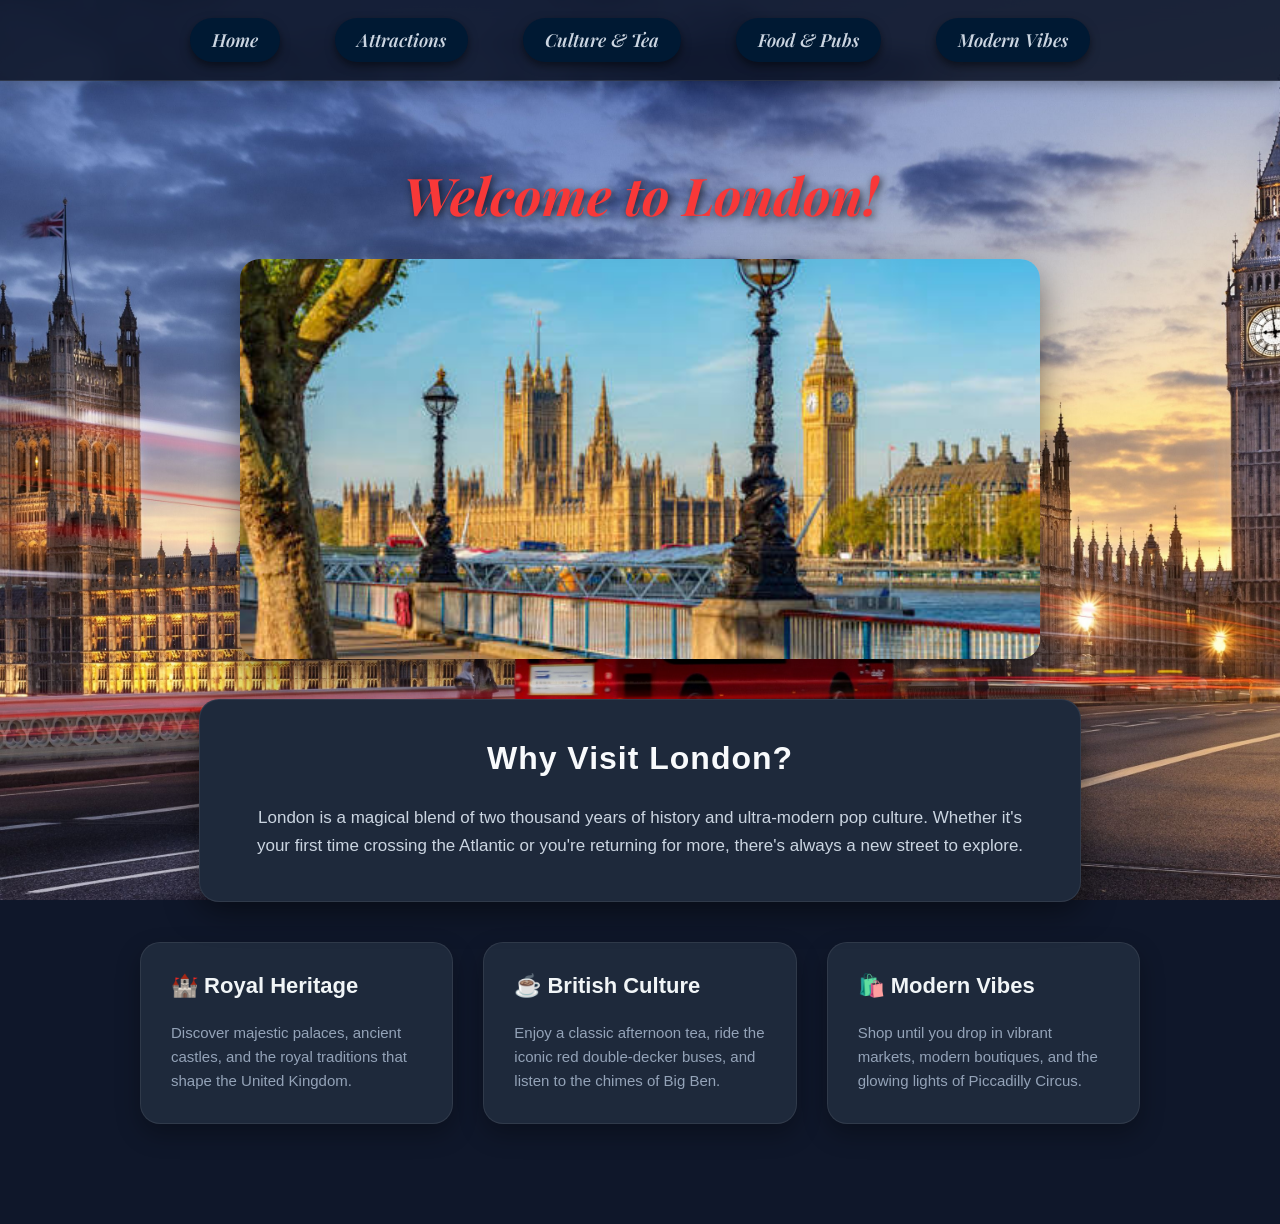
<file: Index.html>
<!DOCTYPE html>
<html lang="en">
<head>
    <meta charset="UTF-8">
    <meta name="viewport" content="width=device-width, initial-scale=1.0">
    <title>London guide</title>
    <!-- Importiamo Google Fonts per il corsivo elegante -->
    <link href="https://fonts.googleapis.com/css2?family=Playfair+Display:ital,wght@0,600;1,400;1,600&display=swap" rel="stylesheet">
    <link rel="stylesheet" href="stylesheet.css">
    <style>
        body {
            margin: 0;
            padding: 0;
            background-color: #0f172a;
            color: #ffffff;
            font-family: 'Segoe UI', Tahoma, Geneva, Verdana, sans-serif;
        }

        /* Barra di navigazione con font corsivo */
        .navbar {
            position: fixed;
            top: 0;
            left: 0;
            width: 100%;
            z-index: 1000;
            background: rgba(15, 23, 42, 0.9);
            backdrop-filter: blur(8px);
            padding: 18px 0;
            text-align: center;
            border-bottom: 1px solid rgba(255,255,255,0.1);
            font-family: 'Playfair Display', Georgia, serif;
        }

        .navbar a {
            color: #cbd5e1;
            text-decoration: none;
            margin: 0 20px;
            font-weight: 600;
            font-size: 18px;
            font-style: italic; /* Corsivo sui link della navbar */
            transition: color 0.3s;
        }

        .navbar a:hover {
            color: #e5ebed;
        }

        /* Contenuto principale della Home */
        .homepage-content {
            padding: 120px 20px 60px;
            max-width: 1200px;
            margin: 0 auto;
            text-align: center;
        }

        /* Elemento principale in corsivo */
        .homepage-content h1 {
            font-family: 'Playfair Display', Georgia, serif;
            font-size: 52px;
            font-style: italic;
            color: #f83838;
            margin-bottom: 30px;
        }

        .attrazione-img {
            width: 100%;
            max-width: 800px;
            height: 400px;
            object-fit: cover;
            border-radius: 20px;
            box-shadow: 0 15px 35px rgba(0,0,0,0.5);
            margin-bottom: 40px;
        }

        .welcome-box {
            background: #1e293b;
            padding: 40px;
            border-radius: 20px;
            margin-bottom: 40px;
            border: 1px solid rgba(255,255,255,0.08);
        }

        .welcome-box h2 {
            font-size: 32px;
            margin-top: 0;
            color: #f8fafc;
        }

        .welcome-box p {
            font-size: 17px;
            color: #cbd5e1;
            line-height: 1.7;
            max-width: 800px;
            margin: 0 auto;
        }

        .features-container {
            display: grid;
            grid-template-columns: repeat(auto-fit, minmax(300px, 1fr));
            gap: 30px;
            text-align: left;
        }

        .feature-card {
            background: #1e293b;
            padding: 30px;
            border-radius: 20px;
            border: 1px solid rgba(255,255,255,0.08);
            box-shadow: 0 10px 25px rgba(0,0,0,0.3);
            transition: transform 0.3s ease;
        }

        .feature-card:hover {
            transform: translateY(-8px);
        }

        .feature-card h3 {
            margin-top: 0;
            font-size: 22px;
            color: #f1f5f7;
        }

        .feature-card p {
            color: #94a3b8;
            font-size: 15px;
            line-height: 1.6;
            margin-bottom: 0;
        }
    </style>
</head>
<body class="homepage-bg">

    <!-- Barra di navigazione comune con link in corsivo -->
    <nav class="navbar">
        <a href="index.html">Home</a>
        <a href="attractions.html">Attractions</a>
        <a href="culture.html">Culture & Tea</a>
        <a href="food.html">Food & Pubs</a>
        <a href="shopping.html">Modern Vibes</a>
    </nav>

    <!-- Contenuto della pagina Home -->
    <div class="homepage-content">
        <!-- Titolo principale in corsivo -->
        <h1>Welcome to London!</h1>
        
        <!-- Foto principale con classe per gestirne le dimensioni -->
        <img src="bigben.jpg" alt="Big Ben in London" class="attrazione-img">

        <!-- Sezione di introduzione colorata -->
        <div class="welcome-box">
            <h2>Why Visit London?</h2>
            <p>London is a magical blend of two thousand years of history and ultra-modern pop culture. Whether it's your first time crossing the Atlantic or you're returning for more, there's always a new street to explore.</p>
        </div>

        <!-- Sezione con 3 riquadri colorati per le categorie del viaggio -->
        <div class="features-container">
            <div class="feature-card">
                <h3>🏰 Royal Heritage</h3>
                <p>Discover majestic palaces, ancient castles, and the royal traditions that shape the United Kingdom.</p>
            </div>

            <div class="feature-card">
                <h3>☕ British Culture</h3>
                <p>Enjoy a classic afternoon tea, ride the iconic red double-decker buses, and listen to the chimes of Big Ben.</p>
            </div>

            <div class="feature-card">
                <h3>🛍️ Modern Vibes</h3>
                <p>Shop until you drop in vibrant markets, modern boutiques, and the glowing lights of Piccadilly Circus.</p>
            </div>
        </div>
    </div>

</body>
</html>
</file>
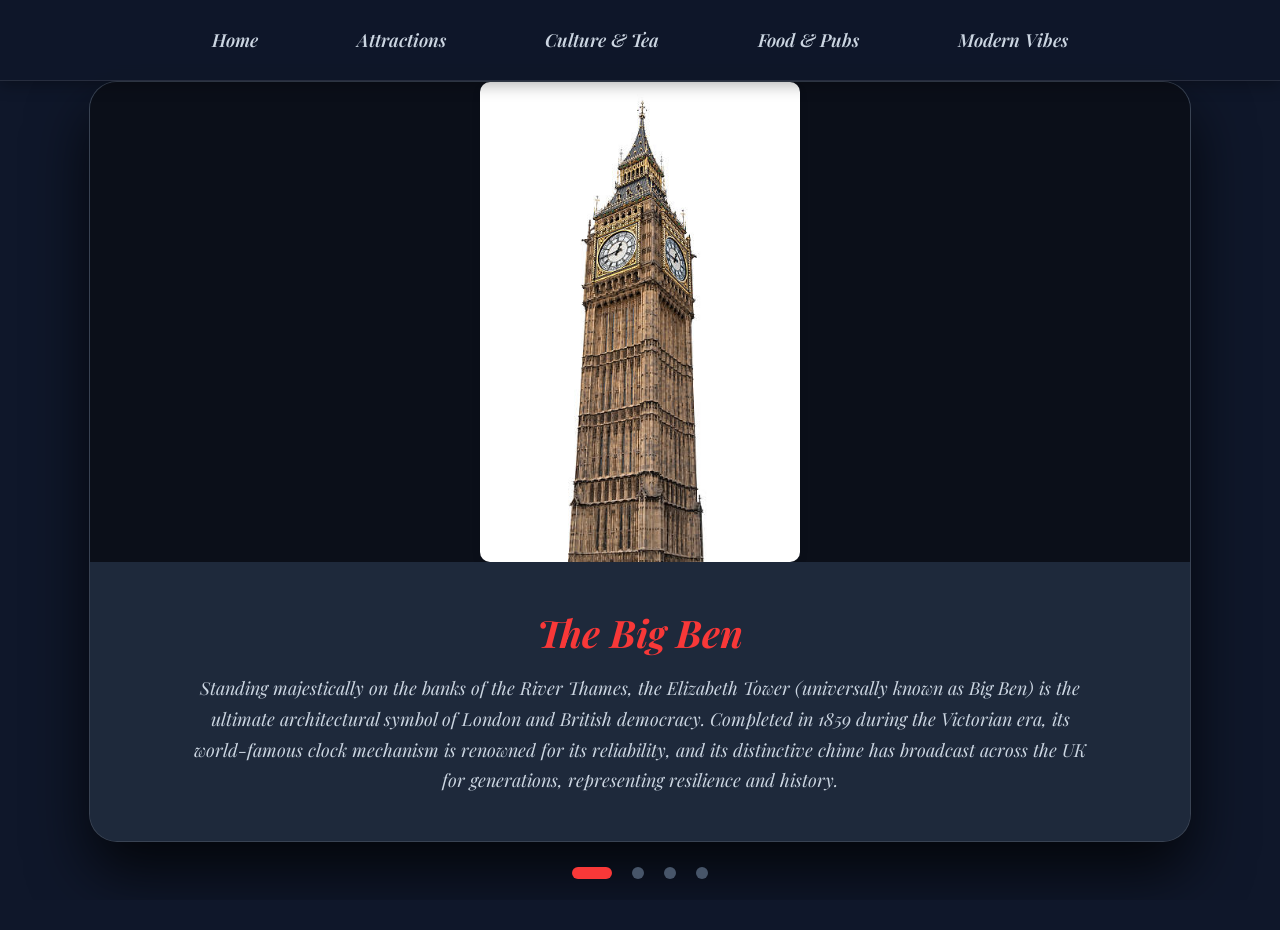
<file: attractions.html>
<!DOCTYPE html>
<html lang="en">
<head>
    <meta charset="UTF-8">
    <meta name="viewport" content="width=device-width, initial-scale=1.0">
    <title>London Attractions</title>
    <!-- Importiamo Google Fonts per il corsivo elegante -->
    <link href="https://fonts.googleapis.com/css2?family=Playfair+Display:ital,wght@0,600;1,400;1,600&display=swap" rel="stylesheet">
    <link rel="stylesheet" href="stylesheet.css">
    <style>
        body, html {
            margin: 0;
            padding: 0;
            height: 100vh;
            background-color: #0f172a;
            color: #ffffff;
            /* Font principale impostato in corsivo elegante */
            font-family: 'Playfair Display', Georgia, serif;
            overflow: hidden;
        }

        /* Barra di navigazione in corsivo */
        .navbar {
            position: fixed;
            top: 0;
            left: 0;
            width: 100%;
            z-index: 1000;
            background: rgba(15, 23, 42, 0.9);
            backdrop-filter: blur(8px);
            padding: 18px 0;
            text-align: center;
            border-bottom: 1px solid rgba(255,255,255,0.1);
            font-family: 'Playfair Display', Georgia, serif;
        }

        .navbar a {
            color: #cbd5e1;
            text-decoration: none;
            margin: 0 20px;
            font-weight: 600;
            font-size: 18px;
            font-style: italic; /* Corsivo sui link della navbar */
            transition: color 0.3s;
        }

        .navbar a:hover {
            color: #edeff0;
        }

        .attractions-hero-slider {
            display: flex;
            flex-direction: column;
            justify-content: center;
            align-items: center;
            height: 100vh;
            padding-top: 30px;
        }

        /* CARD MAGGIORE: Ancora più larga e spaziosa */
        .slider-container {
            width: 1100px;
            max-width: 94%;
            background: #1e293b;
            border-radius: 28px;
            overflow: hidden;
            box-shadow: 0 30px 60px rgba(0,0,0,0.75);
            border: 1px solid rgba(255,255,255,0.12);
        }

        .attraction-card-effect {
            display: flex;
            flex-direction: column;
            opacity: 1;
            transition: opacity 0.4s ease, transform 0.4s ease;
        }

        .attraction-card-effect.fade-out {
            opacity: 0;
            transform: translateX(-40px);
        }

        /* RIQUADRO IMMAGINE AMPIO E CINEMATOGRAFICO */
        .image-box {
            width: 100%;
            height: 480px;
            background-color: #0b0f19;
            display: flex;
            justify-content: center;
            align-items: center;
            overflow: hidden;
            position: relative;
        }

        .image-box img {
            max-width: 100%;
            max-height: 100%;
            width: auto;
            height: auto;
            object-fit: contain;
            transition: transform 0.6s ease;
        }

        .slider-container:hover .image-box img {
            transform: scale(1.03);
        }

        .overlay-content {
            padding: 45px 50px;
            text-align: center;
            background: #1e293b;
        }

        .overlay-content h2 {
            margin: 0 0 15px 0;
            font-size: 38px;
            color: #f83838;
            font-style: italic; /* Corsivo per il titolo dell'attrazione */
        }

        /* DESCRIZIONE PIÙ LUNGA E STRUTTURATA */
        .overlay-content p {
            font-size: 18px;
            color: #cbd5e1;
            line-height: 1.7;
            margin: 0 auto;
            max-width: 900px;
            font-style: italic; /* Corsivo per la descrizione */
        }

        /* Indicatori a pillola in basso */
        .slider-dots {
            display: flex;
            gap: 12px;
            margin-top: 25px;
        }

        .dot {
            width: 12px;
            height: 12px;
            background: #475569;
            border-radius: 50%;
            cursor: pointer;
            transition: all 0.3s ease;
        }

        .dot.active {
            background: #f83838;
            width: 40px;
            border-radius: 6px;
        }
    </style>
</head>
<body>

    <nav class="navbar">
        <a href="index.html">Home</a>
        <a href="attractions.html">Attractions</a>
        <a href="culture.html">Culture & Tea</a>
        <a href="food.html">Food & Pubs</a>
        <a href="shopping.html">Modern Vibes</a>
    </nav>

    <section class="attractions-hero-slider">
        <div class="slider-container">
            <div class="attraction-card-effect" id="attraction-card">
                <div class="image-box">
                    <img id="attraction-img" src="BIG.jpg" alt="Big Ben">
                </div>
                <div class="overlay-content">
                    <h2 id="attraction-title">The Big Ben</h2>
                    <p id="attraction-desc">Loading...</p>
                </div>
            </div>
        </div>
        
        <div class="slider-dots">
            <span class="dot active" onclick="showSlide(0)"></span>
            <span class="dot" onclick="showSlide(1)"></span>
            <span class="dot" onclick="showSlide(2)"></span>
            <span class="dot" onclick="showSlide(3)"></span>
        </div>
    </section>

    <script>
        // Testi e descrizioni approfondite e dettagliate per ciascuna attrazione
        const attractionsData = [
            {
                title: "The Big Ben",
                desc: "Standing majestically on the banks of the River Thames, the Elizabeth Tower (universally known as Big Ben) is the ultimate architectural symbol of London and British democracy. Completed in 1859 during the Victorian era, its world-famous clock mechanism is renowned for its reliability, and its distinctive chime has broadcast across the UK for generations, representing resilience and history.",
                img: "BIG.jpg"
            },
            {
                title: "The London Eye",
                desc: "Perched gracefully on the South Bank, the London Eye is a monumental high-tech observation wheel offering a breathtaking, uninterrupted 360-degree panoramic view of the entire metropolis. On a clear day, visitors can gaze up to 40 kilometers into the distance, spotting iconic landmarks like Windsor Castle while enjoying one of the city's most innovative modern engineering achievements.",
                img: "londoneye.jpg"
            },
            {
                title: "Tower Bridge",
                desc: "An engineering masterpiece of the late 19th century, Tower Bridge is a combined bascule and suspension bridge that crosses the River Thames close to the Tower of London. With its striking twin towers and neo-Gothic stone details, it stands as an unforgettable sight, especially when illuminated at night or when its massive bascules lift to let large ships pass through the heart of the capital.",
                img: "download.webp"
            },
            {
                title: "WB Studio Tour London",
                desc: "Step directly onto authentic, behind-the-scenes sets and discover the cinematic magic that brought the Harry Potter film series to life. Wander down the cobbled stones of Diagon Alley, explore the grand Great Hall at Hogwarts, and examine thousands of intricate props and costumes crafted by world-class artisans, offering an immersive journey into Britain's modern cinematic legacy.",
                img: "entrata.jpg"
            }
        ];

        let currentIndex = 0;
        let isAnimating = false;

        const cardElement = document.getElementById('attraction-card');
        const imgElement = document.getElementById('attraction-img');
        const titleElement = document.getElementById('attraction-title');
        const descElement = document.getElementById('attraction-desc');
        const dots = document.querySelectorAll('.dot');

        // Imposta subito i dati della prima slide all'avvio
        imgElement.src = attractionsData[0].img;
        titleElement.textContent = attractionsData[0].title;
        descElement.textContent = attractionsData[0].desc;

        function updateContent(newIndex) {
            if (isAnimating) return;
            isAnimating = true;

            cardElement.classList.add('fade-out');

            setTimeout(() => {
                currentIndex = newIndex;
                imgElement.src = attractionsData[currentIndex].img;
                imgElement.alt = attractionsData[currentIndex].title;
                titleElement.textContent = attractionsData[currentIndex].title;
                descElement.textContent = attractionsData[currentIndex].desc;

                dots.forEach((dot, index) => {
                    dot.classList.toggle('active', index === currentIndex);
                });

                cardElement.classList.remove('fade-out');
                isAnimating = false;
            }, 300);
        }

        window.addEventListener('wheel', (e) => {
            if (e.deltaY > 0) {
                updateContent((currentIndex + 1) % attractionsData.length);
            } else {
                updateContent((currentIndex - 1 + attractionsData.length) % attractionsData.length);
            }
        });

        function showSlide(index) {
            if (index !== currentIndex && !isAnimating) {
                updateContent(index);
            }
        }
    </script>
</body>
</html>
</file>
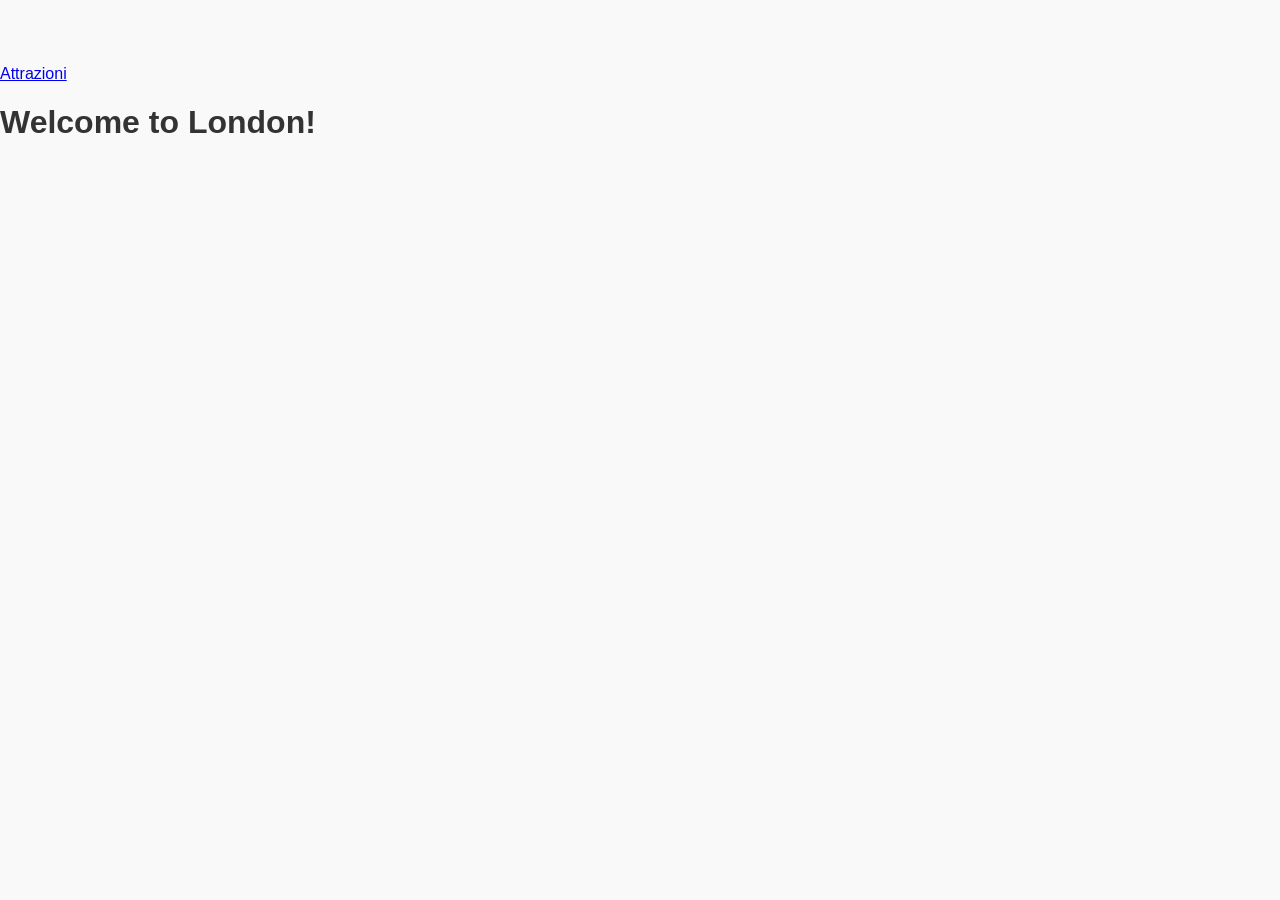
<file: attrazioni.html>
<!DOCTYPE html>
<html>
<head>
    <meta charset="UTF-8">
    <title>London guide</title>
    <link rel="stylesheet" href="stylesheet.css">
</head>
<a href="attractions.html">Attrazioni</a>
<body>
    <!-- Tutto il contenuto visibile del tuo sito va qui dentro -->
    <h1>Welcome to London!</h1>
</body>
</html>
</file>
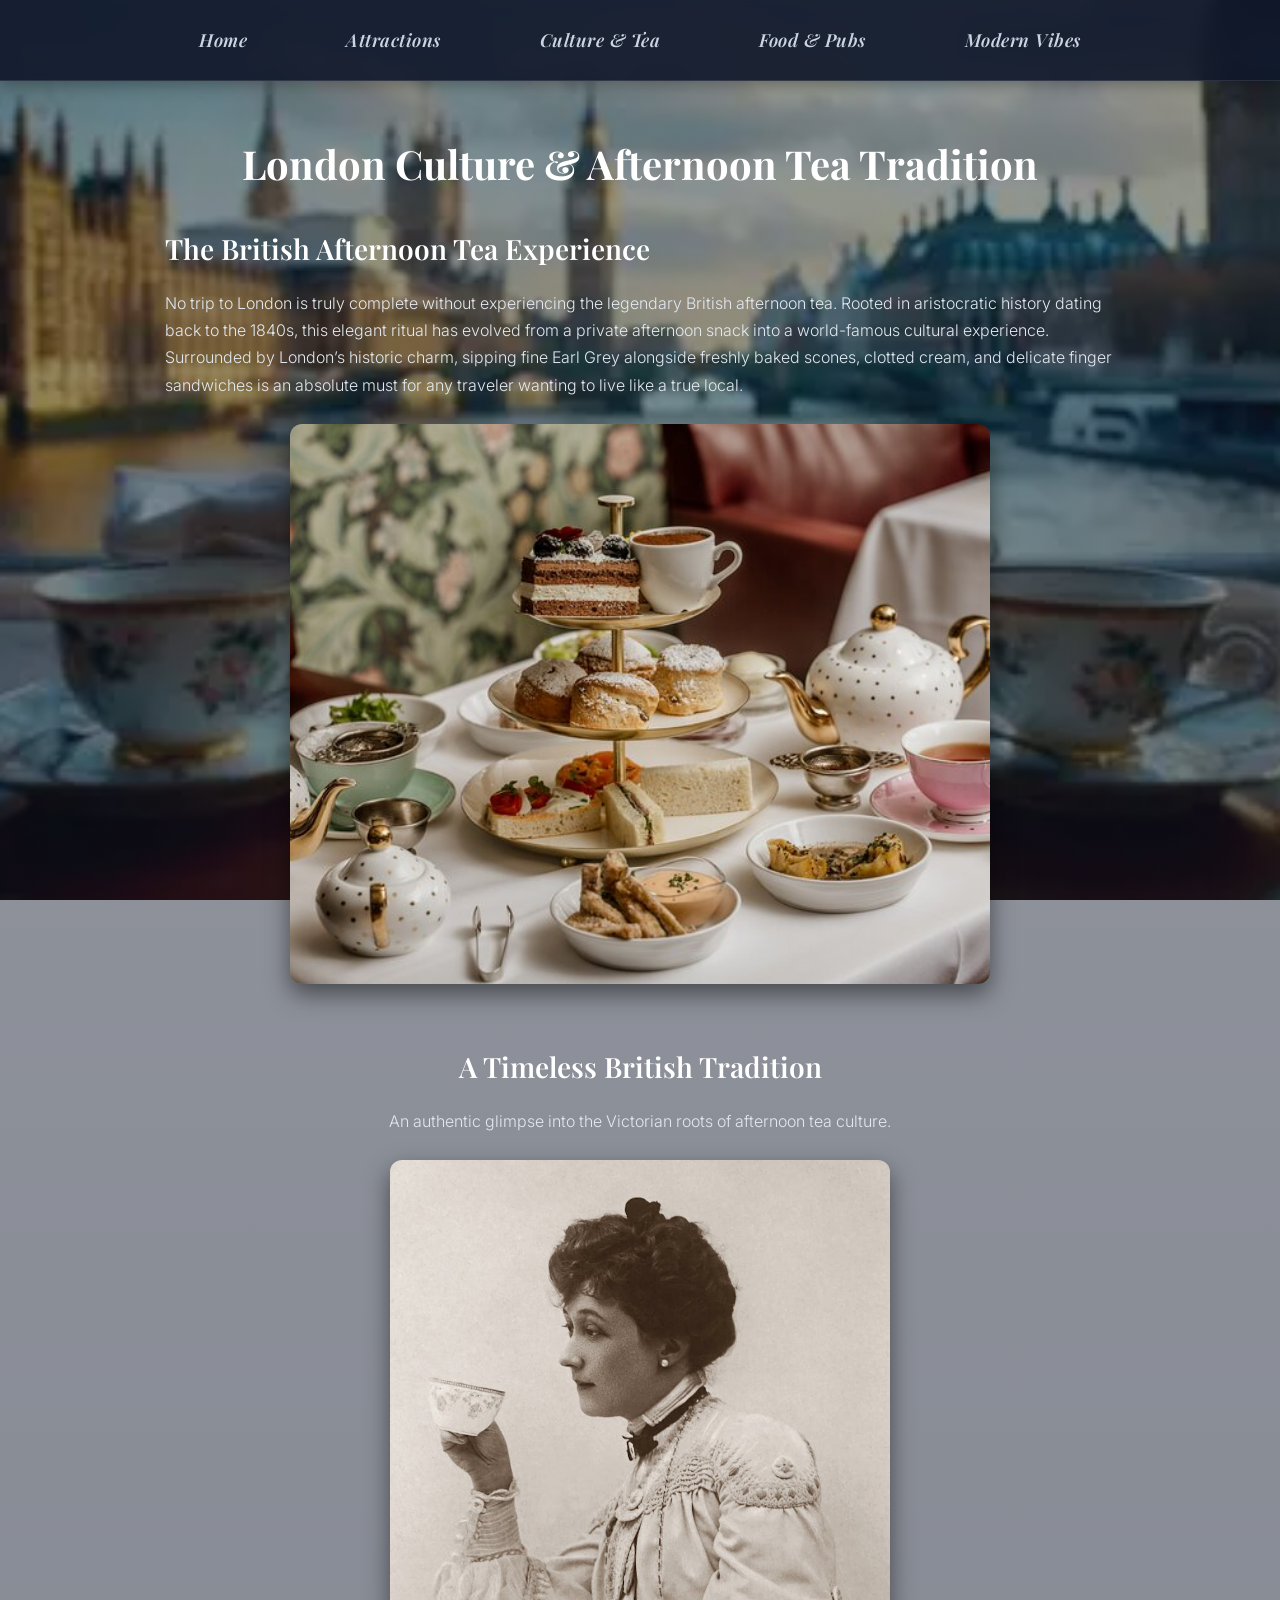
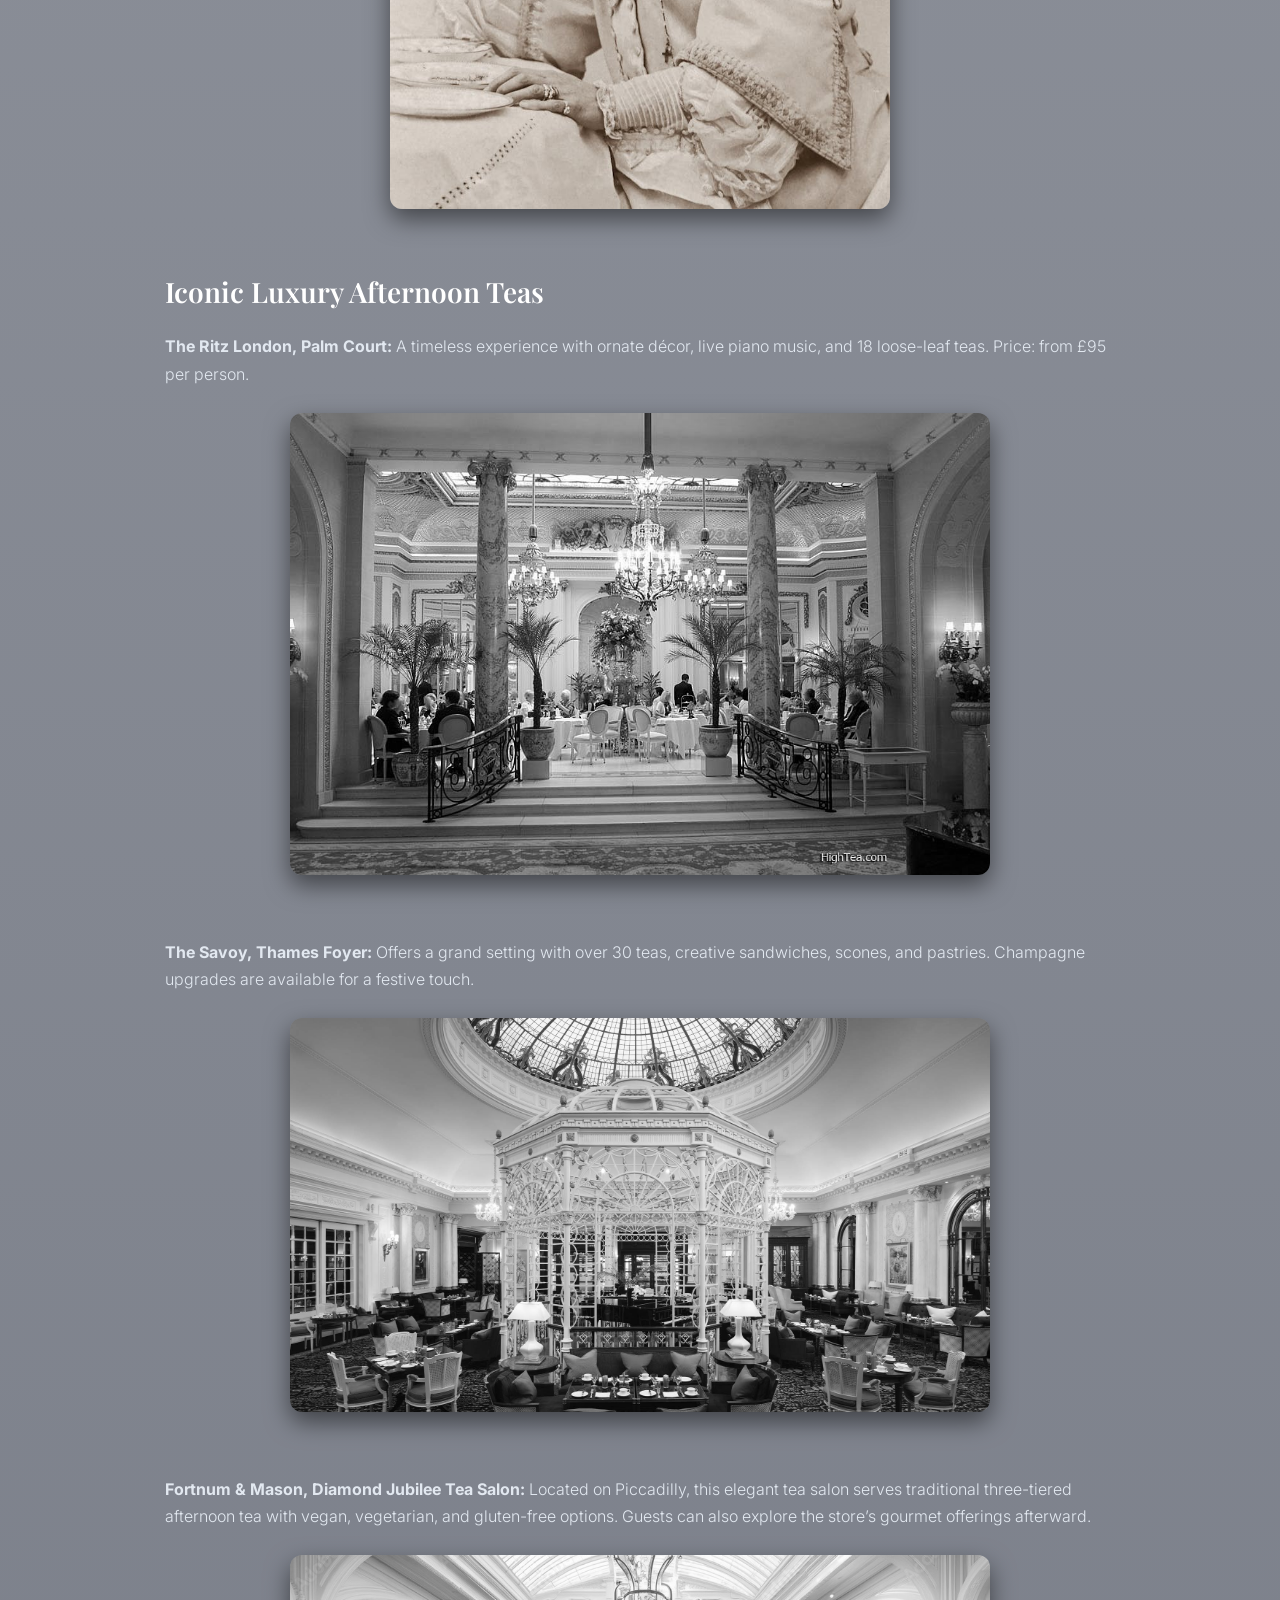
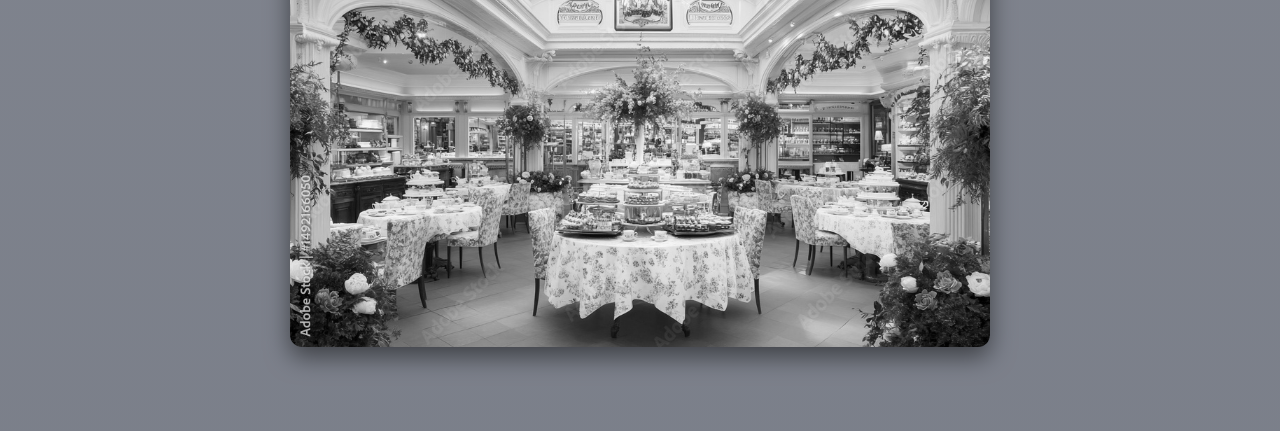
<file: culture.html>
<!DOCTYPE html>
<html lang="en">
<head>
    <meta charset="UTF-8">
    <meta name="viewport" content="width=device-width, initial-scale=1.0">
    <title>Culture & Tea - London Guide</title>
    <!-- Collegamento al tuo foglio di stile globale -->
    <link rel="stylesheet" href="stylesheet.css">
    <!-- Google Fonts: Playfair Display (stile elegante/londinese) e Inter -->
    <link rel="preconnect" href="https://fonts.googleapis.com">
    <link rel="preconnect" href="https://fonts.gstatic.com" crossorigin>
    <link href="https://fonts.googleapis.com/css2?family=Playfair+Display:ital,wght@0,400..900;1,400..900&family=Inter:wght@300;400;500;600&display=swap" rel="stylesheet">
    <style>
        body {
            margin: 0;
            padding: 0;
            /* Sfondo con tea4k.webp e overlay chiaro per far risaltare la foto */
            background: linear-gradient(rgba(15, 23, 42, 0.45), rgba(15, 23, 42, 0.55)), url('tea4k.webp') no-repeat center center fixed;
            background-size: cover;
            color: #ffffff;
            font-family: 'Inter', sans-serif;
        }

        /* Applicazione del font elegante "stile londinese" ai titoli e agli elementi chiave */
        h1, h2, h3, .navbar a {
            font-family: 'Playfair Display', serif;
        }

        /* Barra di navigazione fissa */
        .navbar {
            position: fixed;
            top: 0;
            left: 0;
            width: 100%;
            z-index: 1000;
            background: rgba(15, 23, 42, 0.9);
            backdrop-filter: blur(8px);
            padding: 18px 0;
            text-align: center;
            border-bottom: 1px solid rgba(255,255,255,0.1);
        }

        .navbar a {
            color: #cbd5e1;
            text-decoration: none;
            margin: 0 20px;
            font-weight: 600;
            font-size: 18px;
            letter-spacing: 0.5px;
            transition: color 0.3s;
        }

        .navbar a:hover {
            color: #e2d9d9;
        }

        /* Stile personalizzato per i testi */
        p {
            font-weight: 300;
            line-height: 1.7;
            color: #e2e8f0;
        }

        h1 {
            font-weight: 700;
            font-size: 40px;
        }

        h2 {
            font-weight: 600;
            font-size: 28px;
            color: #ffffff;
        }
    </style>
</head>
<body>

    <!-- Barra di navigazione fissa -->
    <div class="navbar">
        <a href="index.html">Home</a>
        <a href="attractions.html">Attractions</a>
        <a href="culture.html">Culture & Tea</a>
        <a href="food.html">Food & Pubs</a>
        <a href="shopping.html">Modern Vibes</a>
    </div>

    <!-- Contenitore principale della pagina -->
    <div class="content-wrapper" style="margin-top: 90px; padding: 20px; max-width: 950px; margin-left: auto; margin-right: auto;">
        
        <h1 style="text-align: center; margin-bottom: 40px;">London Culture & Afternoon Tea Tradition</h1>
        
        <!-- Sezione 1: Introduzione -->
        <div style="margin-bottom: 60px;">
            <h2>The British Afternoon Tea Experience</h2>
            <p>No trip to London is truly complete without experiencing the legendary British afternoon tea. Rooted in aristocratic history dating back to the 1840s, this elegant ritual has evolved from a private afternoon snack into a world-famous cultural experience. Surrounded by London’s historic charm, sipping fine Earl Grey alongside freshly baked scones, clotted cream, and delicate finger sandwiches is an absolute must for any traveler wanting to live like a true local.</p>
            
            <div style="text-align: center; margin-top: 25px;">
                <img src="afternoon.jpg" alt="Traditional London Afternoon Tea" class="hover-image" style="max-width: 700px; width: 100%; height: auto; border-radius: 12px; box-shadow: 0 10px 25px rgba(0,0,0,0.5);">
            </div>
        </div>

        <!-- Sezione Foto Storica -->
        <div style="margin-bottom: 60px; text-align: center;">
            <h2>A Timeless British Tradition</h2>
            <p>An authentic glimpse into the Victorian roots of afternoon tea culture.</p>
            
            <div style="margin-top: 25px;">
                <img src="classic.jpg" alt="Victorian Afternoon Tea" class="hover-image" style="max-width: 500px; width: 100%; height: auto; border-radius: 12px; box-shadow: 0 10px 25px rgba(0,0,0,0.5);">
            </div>
        </div>

        <!-- Sezione 2: The Ritz -->
        <div style="margin-bottom: 60px;">
            <h2>Iconic Luxury Afternoon Teas</h2>
            <p><strong>The Ritz London, Palm Court:</strong> A timeless experience with ornate décor, live piano music, and 18 loose-leaf teas. Price: from £95 per person.</p>
            
            <div style="text-align: center; margin-top: 25px;">
                <img src="ritz.jpg" alt="The Ritz London Afternoon Tea" class="hover-bw" style="max-width: 700px; width: 100%; height: auto; border-radius: 12px; box-shadow: 0 10px 25px rgba(0,0,0,0.5);">
            </div>
        </div>

        <!-- Sezione 3: The Savoy -->
        <div style="margin-bottom: 60px;">
            <p><strong>The Savoy, Thames Foyer:</strong> Offers a grand setting with over 30 teas, creative sandwiches, scones, and pastries. Champagne upgrades are available for a festive touch.</p>
            
            <div style="text-align: center; margin-top: 25px;">
                <img src="savoy.jpg" alt="The Savoy London Afternoon Tea" class="hover-bw" style="max-width: 700px; width: 100%; height: auto; border-radius: 12px; box-shadow: 0 10px 25px rgba(0,0,0,0.5);">
            </div>
        </div>

        <!-- Sezione 4: Fortnum & Mason -->
        <div style="margin-bottom: 60px;">
            <p><strong>Fortnum & Mason, Diamond Jubilee Tea Salon:</strong> Located on Piccadilly, this elegant tea salon serves traditional three-tiered afternoon tea with vegan, vegetarian, and gluten-free options. Guests can also explore the store’s gourmet offerings afterward.</p>
            
            <div style="text-align: center; margin-top: 25px;">
                <img src="picadilly.jpg" alt="Fortnum and Mason Afternoon Tea" class="hover-bw" style="max-width: 700px; width: 100%; height: auto; border-radius: 12px; box-shadow: 0 10px 25px rgba(0,0,0,0.5);">
            </div>
        </div>

    </div>

</body>
</html>
</file>
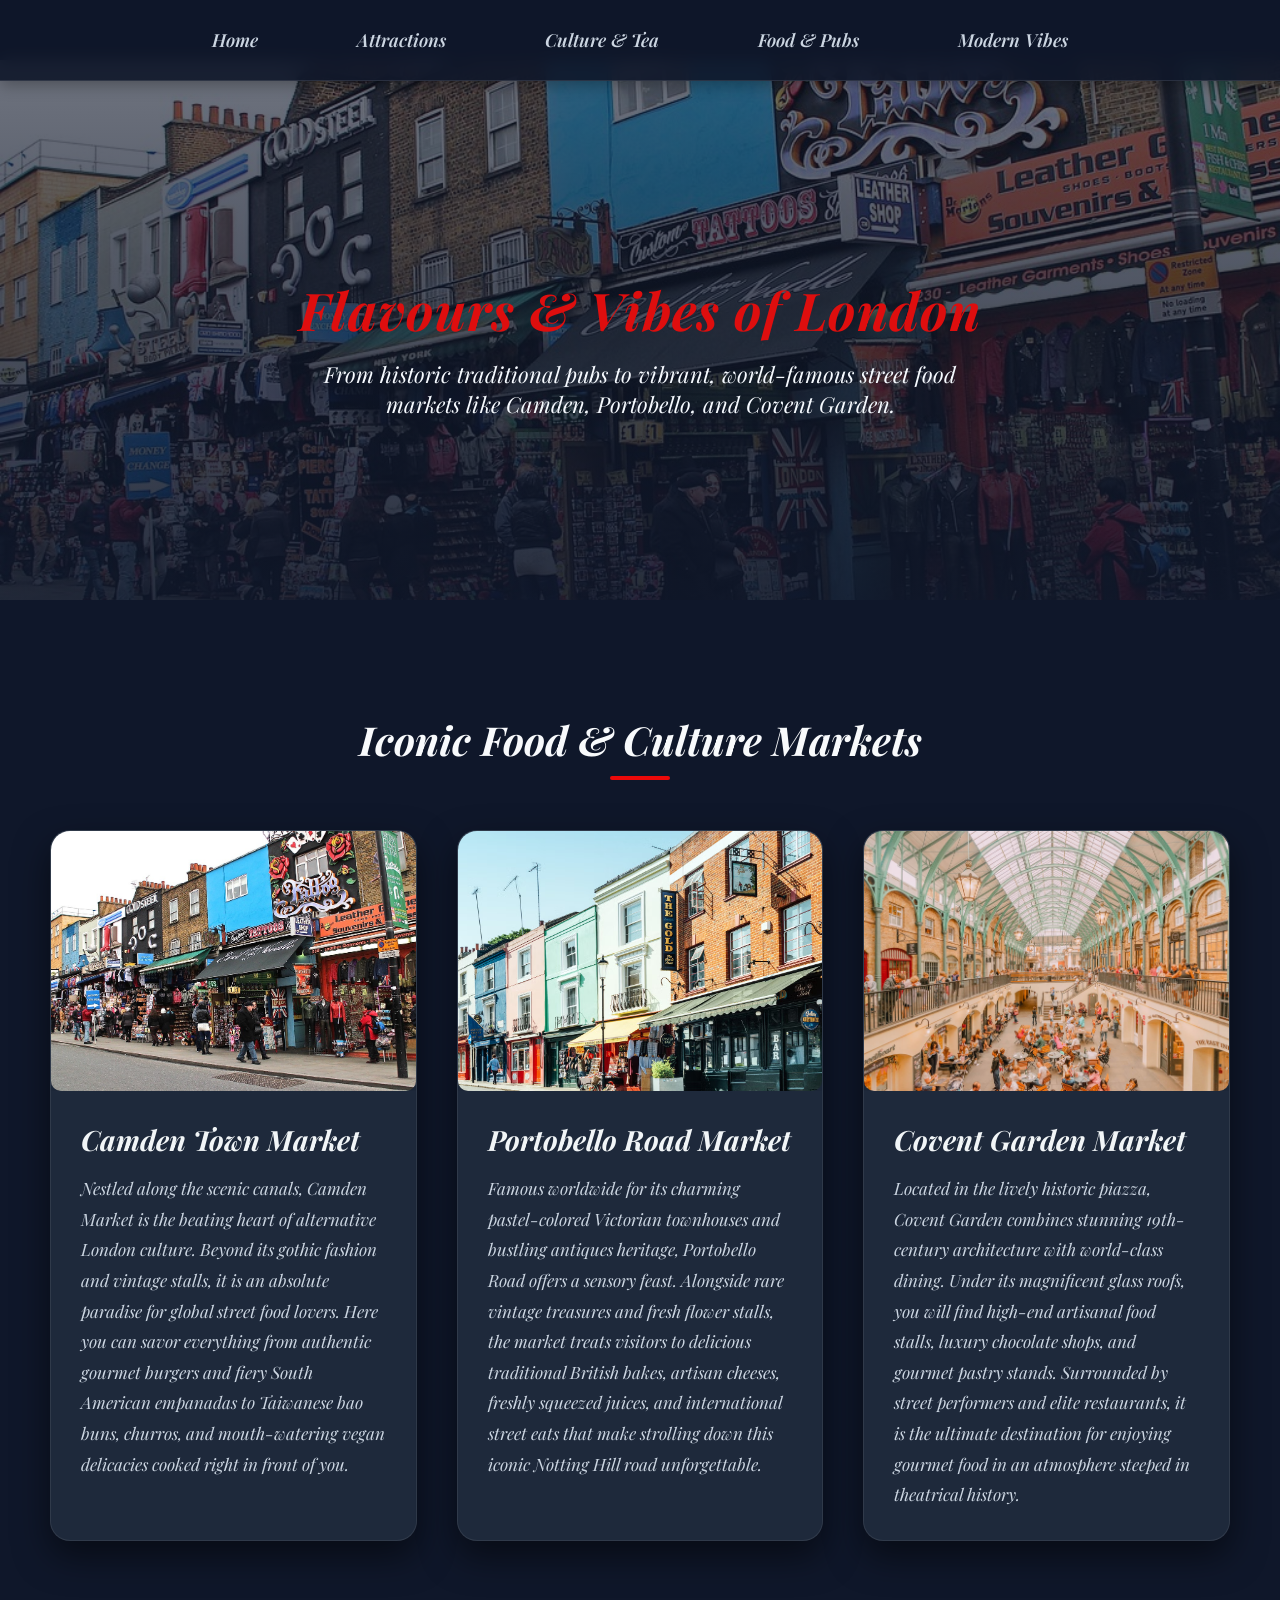
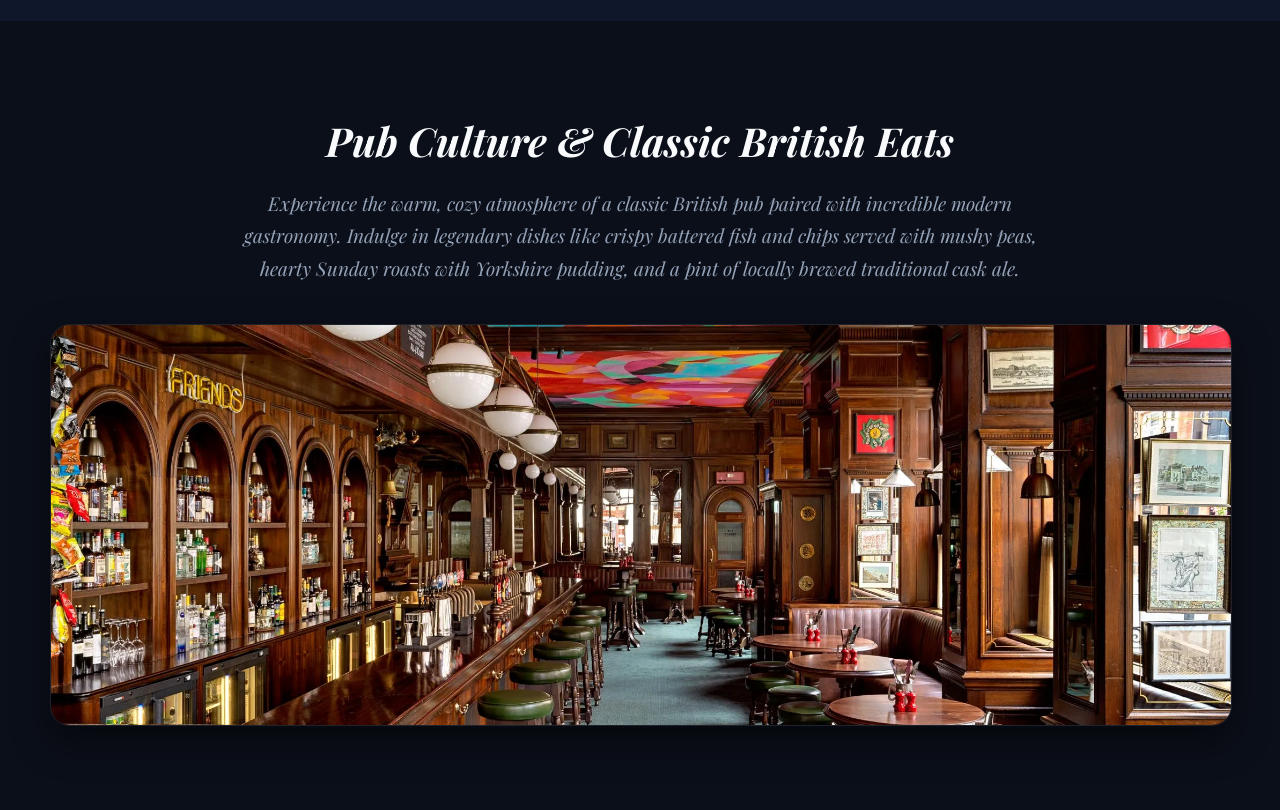
<file: food.html>
<!DOCTYPE html>
<html lang="en">
<head>
    <meta charset="UTF-8">
    <meta name="viewport" content="width=device-width, initial-scale=1.0">
    <title>London - Food, Pubs & Markets</title>
    <!-- Importiamo Google Fonts per un corsivo elegante -->
    <link href="https://fonts.googleapis.com/css2?family=Playfair+Display:ital,wght@0,600;1,400;1,600&display=swap" rel="stylesheet">
    <!-- Collegamento al foglio di stile globale e specifico -->
    <link rel="stylesheet" href="stylesheet.css">
    <style>
        body {
            margin: 0;
            padding: 0;
            background-color: #0f172a;
            color: #ffffff;
            /* Font principale in corsivo elegante applicato a tutta la pagina */
            font-family: 'Playfair Display', Georgia, serif;
        }

        /* Barra di navigazione comune e fissa con font corsivo */
        .navbar {
            position: fixed;
            top: 0;
            left: 0;
            width: 100%;
            z-index: 1000;
            background: rgba(15, 23, 42, 0.9);
            backdrop-filter: blur(8px);
            padding: 18px 0;
            text-align: center;
            border-bottom: 1px solid rgba(255,255,255,0.1);
            font-family: 'Playfair Display', Georgia, serif; /* Corsivo anche nella navbar */
        }

        .navbar a {
            color: #cbd5e1;
            text-decoration: none;
            margin: 0 20px;
            font-weight: 600;
            font-size: 18px;
            font-style: italic; /* Corsivo sui link della navbar */
            transition: color 0.3s;
        }

        .navbar a:hover {
            color: #f4eded;
        }

        /* Hero Section d'impatto con sfumatura */
        .food-hero {
            height: 60vh;
            background: linear-gradient(rgba(15, 23, 42, 0.6), rgba(15, 23, 42, 0.9)), url('candem.jpg') no-repeat center center/cover;
            display: flex;
            justify-content: center;
            align-items: center;
            text-align: center;
            padding: 0 20px;
            margin-top: 60px;
        }

        .hero-content h1 {
            font-size: 52px;
            margin-bottom: 15px;
            color: #de0e0e;
            letter-spacing: 1px;
            font-style: italic;
        }

        .hero-content p {
            font-size: 22px;
            color: #f6faff;
            max-width: 700px;
            margin: 0 auto;
            font-style: italic;
        }

        /* Sezione Mercati con Griglia Moderna */
        .markets-section {
            padding: 80px 50px;
            max-width: 1300px;
            margin: 0 auto;
        }

        .markets-section h2 {
            text-align: center;
            font-size: 40px;
            margin-bottom: 50px;
            color: #f8fafc;
            position: relative;
            font-style: italic;
        }

        .markets-section h2::after {
            content: '';
            display: block;
            width: 60px;
            height: 4px;
            background: #eb0909;
            margin: 10px auto 0;
            border-radius: 2px;
        }

        .market-grid {
            display: grid;
            grid-template-columns: repeat(auto-fit, minmax(350px, 1fr));
            gap: 40px;
        }

        /* EFFETTI SPECIALI SULLE CARD */
        .market-card {
            background: #1e293b;
            border-radius: 20px;
            overflow: hidden;
            box-shadow: 0 15px 35px rgba(0,0,0,0.5);
            border: 1px solid rgba(255,255,255,0.08);
            transition: transform 0.4s cubic-bezier(0.165, 0.84, 0.44, 1), box-shadow 0.4s ease;
            animation: fadeInUp 0.8s ease backwards;
        }

        .market-card:nth-child(1) { animation-delay: 0.1s; }
        .market-card:nth-child(2) { animation-delay: 0.3s; }
        .market-card:nth-child(3) { animation-delay: 0.5s; }

        .market-card:hover {
            transform: translateY(-12px);
            box-shadow: 0 25px 50px rgba(56, 189, 248, 0.2);
            border-color: rgba(254, 255, 255, 0.4);
        }

        .img-container {
            width: 100%;
            height: 260px;
            overflow: hidden;
            position: relative;
        }

        .img-container img {
            width: 100%;
            height: 100%;
            object-fit: cover;
            transition: transform 0.6s ease;
        }

        .market-card:hover .img-container img {
            transform: scale(1.1);
        }

        .card-content {
            padding: 30px;
        }

        .card-content h3 {
            margin: 0 0 15px 0;
            font-size: 28px;
            color: #f1f5f7;
            font-style: italic;
        }

        .card-content p {
            font-size: 17px;
            color: #cbd5e1;
            line-height: 1.8;
            margin: 0;
            font-style: italic;
        }

        /* Sezione Pubs & Food Tradizionale */
        .pubs-section {
            padding: 60px 50px 40px;
            text-align: center;
            background: #0b0f19;
        }

        .pubs-section h2 {
            font-size: 40px;
            color: #f8fafc;
            margin-bottom: 20px;
            font-style: italic;
        }

        .section-intro {
            font-size: 19px;
            color: #94a3b8;
            max-width: 800px;
            margin: 0 auto;
            line-height: 1.7;
            font-style: italic;
        }

        /* Immagine finale del pub */
        .pub-image-container {
            padding: 0 50px 80px;
            background: #0b0f19;
            text-align: center;
        }

        .pub-image-container img {
            width: 100%;
            max-width: 1200px;
            height: 400px;
            object-fit: cover;
            border-radius: 20px;
            box-shadow: 0 15px 35px rgba(0,0,0,0.5);
            border: 1px solid rgba(255,255,255,0.08);
        }

        /* Animazione iniziale */
        @keyframes fadeInUp {
            from {
                opacity: 0;
                transform: translateY(30px);
            }
            to {
                opacity: 1;
                transform: translateY(0);
            }
        }
    </style>
</head>
<body>

    <!-- Barra di navigazione comune in corsivo -->
    <nav class="navbar">
        <a href="index.html">Home</a>
        <a href="attractions.html">Attractions</a>
        <a href="culture.html">Culture & Tea</a>
        <a href="food.html">Food & Pubs</a>
        <a href="shopping.html">Modern Vibes</a>
    </nav>

    <!-- HEADER / HERO SECTION -->
    <header class="food-hero">
        <div class="hero-content">
            <h1>Flavours & Vibes of London</h1>
            <p>From historic traditional pubs to vibrant, world-famous street food markets like Camden, Portobello, and Covent Garden.</p>
        </div>
    </header>

    <!-- SEZIONE MERCATI (CAMDEN, PORTOBELLO & COVENT GARDEN) -->
    <section class="markets-section">
        <h2>Iconic Food & Culture Markets</h2>
        <div class="market-grid">
            
            <!-- 1. Camden Town Market -->
            <div class="market-card">
                <div class="img-container">
                    <img src="candem.jpg" alt="Camden Town Market">
                </div>
                <div class="card-content">
                    <h3>Camden Town Market</h3>
                    <p>Nestled along the scenic canals, Camden Market is the beating heart of alternative London culture. Beyond its gothic fashion and vintage stalls, it is an absolute paradise for global street food lovers. Here you can savor everything from authentic gourmet burgers and fiery South American empanadas to Taiwanese bao buns, churros, and mouth-watering vegan delicacies cooked right in front of you.</p>
                </div>
            </div>

            <!-- 2. Portobello Road Market -->
            <div class="market-card">
                <div class="img-container">
                    <img src="portobello" alt="Portobello Road Market">
                </div>
                <div class="card-content">
                    <h3>Portobello Road Market</h3>
                    <p>Famous worldwide for its charming pastel-colored Victorian townhouses and bustling antiques heritage, Portobello Road offers a sensory feast. Alongside rare vintage treasures and fresh flower stalls, the market treats visitors to delicious traditional British bakes, artisan cheeses, freshly squeezed juices, and international street eats that make strolling down this iconic Notting Hill road unforgettable.</p>
                </div>
            </div>

            <!-- 3. Covent Garden Market -->
            <div class="market-card">
                <div class="img-container">
                    <img src="garden.jpg" alt="Covent Garden Market">
                </div>
                <div class="card-content">
                    <h3>Covent Garden Market</h3>
                    <p>Located in the lively historic piazza, Covent Garden combines stunning 19th-century architecture with world-class dining. Under its magnificent glass roofs, you will find high-end artisanal food stalls, luxury chocolate shops, and gourmet pastry stands. Surrounded by street performers and elite restaurants, it is the ultimate destination for enjoying gourmet food in an atmosphere steeped in theatrical history.</p>
                </div>
            </div>

        </div>
    </section>

    <!-- SEZIONE PUBS & FOOD TRADIZIONALE -->
    <section class="pubs-section">
        <div class="pubs-content">
            <h2>Pub Culture & Classic British Eats</h2>
            <p class="section-intro">Experience the warm, cozy atmosphere of a classic British pub paired with incredible modern gastronomy. Indulge in legendary dishes like crispy battered fish and chips served with mushy peas, hearty Sunday roasts with Yorkshire pudding, and a pint of locally brewed traditional cask ale.</p>
        </div>
    </section>

    <!-- IMMAGINE FINALE DEL PUB -->
    <div class="pub-image-container">
        <img src="pub" alt="Pub in London">
    </div>

</body>
</html>
</file>
<file: stylesheet.css>
/* QUESTA RIGA VA MESSA ASSOLUTAMENTE IN CIMA A TUTTO NEL FILE CSS */
@import url('https://fonts.googleapis.com/css2?family=Montserrat:wght@400;700&display=swap');

/* Subito dopo metti le regole normali del body e delle card */
body {
    margin: 0;
    font-family: 'Montserrat', sans-serif;
    background-color: #f4f4f9;
    color: #333;
    padding: 20px;
}

.attraction-card {
    background: white;
    padding: 20px;
    margin-bottom: 30px;
    border-radius: 12px;
    box-shadow: 0 4px 10px rgba(0,0,0,0.05);
}

.attraction-card h2 {
    color: #002b49;
}

img {
    width: 100%;
    max-width: 600px;
    height: auto;
    border-radius: 10px;
    box-shadow: 0 4px 8px rgba(0, 0, 0, 0.1);
    transition: transform 0.3s ease, box-shadow 0.3s ease;
}

img:hover {
    transform: scale(1.03);
    box-shadow: 0 8px 16px rgba(0, 0, 0, 0.3);
}
  homepage: bg;
  body {
    margin: 0;
    font-family: Arial, sans-serif;
}

.homepage-bg {
    background-image: url('londonsfondo.jpg');
    background-repeat: no-repeat;
    background-position: center center;
    background-size: cover;
    background-attachment: fixed;
}

body {
    margin: 0;
    font-family: Arial, sans-serif;
}

/* Stile della barra di navigazione in alto */
.navbar {
    position: fixed;
    top: 0;
    width: 100%;
    background-color: rgba(0, 0, 0, 0.8);
    overflow: hidden;
    z-index: 1000;
}

.navbar a {
    float: left;
    display: block;
    color: white;
    text-align: center;
    padding: 14px 16px;
    text-decoration: none;
}

.navbar a:hover {
    background-color: #ddd;
    color: black;
}

/* Qui è dove colleghi l'immagine di sfondo alla grafica */
.hero-image {
    background-image: linear-gradient(rgba(0, 0, 0, 0.5), rgba(0, 0, 0, 0.5)), url('images/londra.jpg');
    height: 100vh;
    background-position: center;
    background-repeat: no-repeat;
    background-size: cover;
    position: relative;
}

.hero-text {
    text-align: center;
    position: absolute;
    top: 50%;
    left: 50%;
    transform: translate(-50%, -50%);
    color: white;
}

.hero-text h1 {
    font-size: 50px;
    margin-bottom: 10px;
}

.content-section {
    padding: 80px 20px;
    text-align: center;
    background-color: white;
}
.attraction-card h2 {
    color: #002b49;
    letter-spacing: 1px; /* Allarga leggermente le lettere per un look chic */
    text-transform: uppercase; /* Trasforma tutto in maiuscolo per dare forza al titolo */
}
.attraction-card p {
    line-height: 1.6; /* Aumenta lo spazio tra le righe rendendo la lettura super rilassante */
    color: #555; /* Un grigio scuro elegante invece del nero pieno */
    font-size: 1.05rem; /* Leggermente più grande e leggibile */
}
.attraction-card {
    background: white;
    padding: 25px;
    margin-bottom: 30px;
    border-radius: 8px;
    box-shadow: 0 4px 12px rgba(0,0,0,0.06);
    
    /* Questa riga aggiunge una bella linea blu scuro a sinistra della card */
    border-left: 5px solid #002b49; 
}
/* 1. Rende il titolo principale ben leggibile con un'ombra scura sullo sfondo */
.homepage-bg h1 {
    color: #ffffff;
    font-size: 3rem;
    text-align: center;
    text-shadow: 2px 2px 8px rgba(0, 0, 0, 0.7);
    margin-top: 40px;
}

/* 2. Stile per il pulsante/link alle attrazioni */
.homepage-bg a {
    display: inline-block;
    background-color: #001933; /* Blu scuro elegante stile Londra */
    color: white;
    padding: 12px 24px;
    text-decoration: none;
    border-radius: 30px;
    font-weight: bold;
    box-shadow: 0 4px 10px rgba(0,0,0,0.5);
    transition: background-color 0.3s ease, transform 0.2s ease;
    margin: 20px auto;
}

.homepage-bg a:hover {
    background-color: #c8102e; /* Rosso iconico di Londra al passaggio del mouse */
    transform: scale(1.05);
}

/* 3. LA CARD PRINCIPALE (Finestra per l'introduzione) */
.welcome-box {
    background: rgba(0, 25, 51, 0.85); /* Sfondo blu scuro semitrasparente */
    border: 2px solid #c8102e; /* Bordo sottile rosso stile UK */
    color: white;
    padding: 30px;
    margin: 30px auto;
    max-width: 800px;
    border-radius: 15px;
    box-shadow: 0 8px 32px rgba(0, 0, 0, 0.5);
    backdrop-filter: blur(5px); /* Effetto vetro sfocato dietro al box */
}

.welcome-box h2 {
    color: #ffffff;
    margin-top: 0;
    letter-spacing: 1px;
}

/* 4. Contenitore per affiancare le 3 card delle categorie sotto */
.features-container {
    display: flex;
    justify-content: center;
    gap: 20px;
    flex-wrap: wrap;
    max-width: 1000px;
    margin: 40px auto;
}

/* 5. Le 3 CARD DELLE CATEGORIE (Royal Heritage, British Culture, Modern Vibes) */
.feature-card {
    background: rgba(15, 11, 11, 0.95); /* Sfondo bianco quasi pieno per massima leggibilità */
    color: #fffafa;
    padding: 25px;
    flex: 1;
    min-width: 250px;
    border-radius: 12px;
    box-shadow: 0 6px 20px rgba(0, 0, 0, 0.3);
    border-top: 5px solid #cf1212; /* Dettaglio superiore in blu notte */
    transition: transform 0.3s ease;
}

.feature-card:hover {
    transform: translateY(-5px); /* Effetto sollevamento al passaggio del mouse */
}
.attrazione-img {
    display: block;          /* Trasforma l'immagine in un elemento a blocco */
    margin: 20px auto;       /* Spaziatura sopra/sotto e 'auto' a destra e sinistra la centra perfettamente */
    max-width: 600px;        /* Evita che diventi troppo grande */
    width: 100%;             /* La rende reattiva */
    height: auto;
    border-radius: 12px;     /* Angoli arrotondati coordinati con le tue card */
    box-shadow: 0 8px 20px rgba(0, 0, 0, 0.4); /* Una bella ombra per staccarla dallo sfondo */
}
/* Container principale dello slideshow */
.slideshow-container {
  max-width: 100%;
  position: relative;
  margin: 20px auto 10px auto;
  border-radius: 10px;
  overflow: hidden;
  box-shadow: 0 4px 15px rgba(0,0,0,0.15);
}

/* Nasconde le slide di default (gestito da JS) */
.mySlides {
  display: none;
}

/* Immagini del carosello */
.slideshow-img {
  width: 100%;
  height: 320px;
  object-fit: cover;
  display: block;
}

/* Pulsanti delle frecce (Precedente e Successivo) */
.prev, .next {
  cursor: pointer;
  position: absolute;
  top: 50%;
  width: auto;
  padding: 16px;
  margin-top: -22px;
  color: white;
  font-weight: bold;
  font-size: 18px;
  transition: 0.3s ease;
  border-radius: 0 3px 3px 0;
  user-select: none;
  background-color: rgba(0, 0, 0, 0.4);
}

/* Posiziona la freccia 'next' a destra */
.next {
  right: 0;
  border-radius: 3px 0 0 3px;
}

/* Effetto al passaggio del mouse sulle frecce */
.prev:hover, .next:hover {
  background-color: rgba(200, 16, 46, 0.8); /* Diventa rosso UK quando ci passi sopra! */
}

/* Numero della foto (1/3) */
.numbertext {
  color: #f2f2f2;
  font-size: 12px;
  padding: 8px 12px;
  position: absolute;
  top: 0;
  background: rgba(0,0,0,0.4);
  border-bottom-right-radius: 8px;
}

/* Didascalia in basso */
.slide-caption {
  color: #fff;
  font-size: 14px;
  padding: 8px 12px;
  position: absolute;
  bottom: 0;
  width: 100%;
  text-align: center;
  background: rgba(0, 25, 51, 0.75);
}

/* Pallini (Dots) */
.dot {
  cursor: pointer;
  height: 12px;
  width: 12px;
  margin: 0 4px;
  background-color: #bbb;
  border-radius: 50%;
  display: inline-block;
  transition: background-color 0.6s ease;
}

.active, .dot:hover {
  background-color: #c8102e;
}

/* Animazione dissolvenza */
.fade {
  animation-name: fade;
  animation-duration: 1s;
}

@keyframes fade {
  from {opacity: .4} 
  to {opacity: 1}
}
/* Effetto Hover per le immagini (requisito del progetto) */
.hover-image {
    width: 100%;
    max-width: 400px;
    border-radius: 8px;
    transition: transform 0.3s ease, box-shadow 0.3s ease;
}

.hover-image:hover {
    transform: scale(1.05); /* Ingrandisce leggermente l'immagine */
    box-shadow: 0 10px 20px rgba(0, 0, 0, 0.3); /* Aggiunge un'ombra figa */
}
/* Immagine inizialmente in bianco e nero */
.hover-bw {
    filter: grayscale(100%) !important;
    -webkit-filter: grayscale(100%) !important;
    transition: filter 0.4s ease, transform 0.3s ease !important;
    width: 100%;
    max-width: 400px;
    border-radius: 8px;
}

/* Quando il mouse passa sopra (hover) */
.hover-bw:hover {
    filter: grayscale(0%) !important;
    -webkit-filter: grayscale(0%) !important;
    transform: scale(1.03);
}
/* Stile per fare in modo che la foto diventi lo sfondo di tutta la pagina */
.tea-page-bg {
    background-image: url('classic-photo-of-a-woman-holding-a-tea-cup-3682153-789x1024.jpg');
    background-size: cover;          /* Riempie tutta la pagina */
    background-position: center;     /* Centra l'immagine */
    background-attachment: fixed;    /* Effetto bloccato mentre scorri (molto figo) */
    background-repeat: no-repeat;
}
.tea-page-bg {
    background-image: linear-gradient(rgba(255, 255, 255, 0.85), rgba(255, 255, 255, 0.85)), url('classic-photo-of-a-woman-holding-a-tea-cup-3682153-789x1024.jpg');
    background-size: cover;
    background-position: center;
    background-attachment: fixed;
    background-repeat: no-repeat;
}

/* SEZIONE PUB CON SFONDO COOL ED EFFETTO PARALLAX */
        .pub-parallax-section {
            position: relative;
            /* Sostituisci 'pub.jpg' con il nome esatto del file della foto del pub nella tua cartella */
            background-image: linear-gradient(rgba(11, 15, 25, 0.75), rgba(11, 15, 25, 0.85)), url('pub');
            background-attachment: fixed; /* Crea il magico effetto parallax mentre scorri! */
            background-position: center;
            background-repeat: no-repeat;
            background-size: cover;
            padding: 120px 20px;
            text-align: center;
            border-top: 1px solid rgba(255, 255, 255, 0.1);
            border-bottom: 1px solid rgba(255, 255, 255, 0.1);
        }

        .pub-overlay-content {
            max-width: 900px;
            margin: 0 auto;
            background: rgba(30, 41, 59, 0.75); /* Effetto vetro/glassmorphism */
            backdrop-filter: blur(10px);
            padding: 50px;
            border-radius: 24px;
            box-shadow: 0 20px 40px rgba(0, 0, 0, 0.6);
            border: 1px solid rgba(255, 255, 255, 0.12);
        }

        .pub-overlay-content h2 {
            font-size: 38px;
            color: #f83838;
            margin-bottom: 20px;
        }

        .pub-overlay-content .section-intro {
            font-size: 18px;
            color: #cbd5e1;
            line-height: 1.8;
            margin: 0;
        }
 

.parallax-section {
    /* Sostituisci il link con l'immagine di Piccadilly o del tuo tema */
    background-image: url('images/piccadilly.jpg'); 
    height: 400px;
    background-attachment: fixed;
    background-position: center;
    background-repeat: no-repeat;
    background-size: cover;
    position: relative;
    display: flex;
    align-items: center;
    justify-content: center;
    text-align: center;
    color: white;
}

.parallax-text {
    background: rgba(0, 0, 0, 0.5); /* Sfondo scuro semitrasparente per leggere il testo */
    padding: 20px 40px;
    border-radius: 10px;
}
/* Stile per le card dei prodotti/shopping */
.shopping-grid {
    display: flex;
    flex-wrap: wrap;
    gap: 20px;
    justify-content: center;
    padding: 20px;
}

.card {
    background: #ffffff;
    width: 300px;
    padding: 15px;
    border-radius: 12px;
    /* Effetto box-shadow richiesto dal prof */
    box-shadow: 0 5px 15px rgba(0, 0, 0, 0.1);
    transition: transform 0.3s ease, box-shadow 0.3s ease;
}

/* Effetto Hover sulle card */
.card:hover {
    transform: translateY(-5px);
    box-shadow: 0 10px 25px rgba(0, 0, 0, 0.2);
}

.card img {
    width: 100%;
    border-radius: 8px;
}

/* Responsive Design per schermi piccoli (Smartphone) */
@media (max-width: 768px) {
    .shopping-grid {
        flex-direction: column;
        align-items: center;
    }
    
    .parallax-section {
        height: 250px; /* Riduce l'altezza su mobile */
    }
}

/* Stile generale della pagina */
body {
    font-family: Arial, sans-serif;
    margin: 0;
    padding: 0;
    background-color: #f9f9f9;
    color: #333;
}

.content-section {
    padding: 40px 20px;
    max-width: 1000px;
    margin: 0 auto;
    text-align: center;
}

.content-section h2 {
    font-size: 2rem;
    margin-bottom: 15px;
    color: #111;
}

.content-section p {
    font-size: 1.1rem;
    line-height: 1.6;
    color: #555;
    margin-bottom: 25px;
}



/* Effetto Parallasse */
.parallax-section {
    /* Assicurati che il nome dell'immagine corrisponda esattamente a quello nella tua cartella */
    background-image: url('images/piccadilly.jpg'); 
    height: 450px;
    background-attachment: fixed;
    background-position: center;
    background-repeat: no-repeat;
    background-size: cover;
    position: relative;
    display: flex;
    align-items: center;
    justify-content: center;
    text-align: center;
    color: white;
}

.parallax-text {
    background: rgba(0, 0, 0, 0.65);
    padding: 30px 50px;
    border-radius: 12px;
    box-shadow: 0 5px 15px rgba(0,0,0,0.3);
}

.parallax-text h1 {
    margin: 0 0 10px 0;
    font-size: 2.5rem;
}

/* Griglia per lo Shopping con Box Shadow e Hover */
.shopping-grid {
    display: flex;
    flex-wrap: wrap;
    gap: 30px;
    justify-content: center;
    margin-top: 30px;
}

.card {
    background: #ffffff;
    width: 300px;
    padding: 20px;
    border-radius: 12px;
    box-shadow: 0 5px 15px rgba(0, 0, 0, 0.08); /* Requisito Box-Shadow */
    transition: transform 0.3s ease, box-shadow 0.3s ease;
}

/* Effetto Hover richiesto dal professore */
.card:hover {
    transform: translateY(-8px);
    box-shadow: 0 12px 30px rgba(0, 0, 0, 0.15);
}

.card img {
    width: 100%;
    height: 180px;
    object-fit: cover;
    border-radius: 8px;
    margin-bottom: 15px;
}

.card h3 {
    margin: 10px 0;
    color: #222;
}

/* Responsive Design per Smartphone (@media query) */
@media (max-width: 768px) {
    .parallax-section {
        height: 300px;
        background-attachment: scroll; /* Su mobile il fixed a volte dà problemi, lo rendiamo fluido */
    }
    
    .parallax-text {
        padding: 15px 20px;
    }
    
    .parallax-text h1 {
        font-size: 1.8rem;
    }
    
    .shopping-grid {
        flex-direction: column;
        align-items: center;
    }
}
/* --- MODERN OVAL PILL NAVIGATION BAR --- */
.navbar {
    position: fixed;
    top: 0;
    left: 0;
    width: 100%;
    background-color: rgba(15, 23, 42, 0.95); /* Sleek dark theme background */
    backdrop-filter: blur(8px);
    overflow: hidden;
    z-index: 1000;
    display: flex;
    justify-content: center;
    padding: 12px 0;
    box-shadow: 0 4px 15px rgba(0, 0, 0, 0.3);
}

/* Individual menu links styled as oval pills */
.navbar a {
    color: #ffffff;
    text-align: center;
    padding: 10px 22px;
    margin: 0 6px;
    text-decoration: none;
    font-size: 1rem;
    font-weight: 600;
    border-radius: 50px; /* Creates the smooth oval pill shape */
    transition: background-color 0.3s ease, transform 0.2s ease;
}

/* Hover effect: turns into the iconic red pill when you pass the mouse over */
.navbar a:hover {
    background-color: #c8102e; /* UK Red */
    color: #ffffff;
    transform: translateY(-2px); /* Slight lift effect */
}

/* Active state: keeps the current page highlighted as a red pill */
.navbar a.active {
    background-color: #c8102e; /* UK Red */
    color: #ffffff;
    box-shadow: 0 4px 12px rgba(200, 16, 46, 0.4);
}

/* Pushes the rest of the page content down so it doesn't hide behind the fixed menu */
body {
    padding-top: 65px; 
}

/* Video Container pulito per file MP4 locale */
.video-container {
    position: relative;
    width: 100%;
    max-width: 800px;
    margin: 20px auto;
    padding-bottom: 56.25%; /* Proporzione 16:9 */
    height: 0;
    border-radius: 16px;
    overflow: hidden;
    box-shadow: 0 15px 35px rgba(0,0,0,0.5);
    border: 1px solid rgba(255,255,255,0.1);
    background-color: #0b0f19;
}

.video-container video {
    position: absolute;
    top: 0;
    left: 0;
    width: 100%;
    height: 100%;
    object-fit: cover;
}
/* Stili di base per desktop o schermi grandi */
body {
    font-size: 16px;
}
/* --- STILE GLOBALE DELLA NAVBAR --- */
.navbar {
    position: fixed;
    top: 0;
    left: 0;
    width: 100%;
    z-index: 1000;
    background: rgba(15, 23, 42, 0.95);
    backdrop-filter: blur(8px);
    padding: 15px 10px;
    text-align: center;
    border-bottom: 1px solid rgba(255,255,255,0.1);
    font-family: 'Playfair Display', Georgia, serif;
    display: flex;
    justify-content: center;
    flex-wrap: wrap; /* Fa andare a capo i link se lo schermo è stretto */
    gap: 15px;
}

.navbar a {
    color: #cbd5e1;
    text-decoration: none;
    font-weight: 600;
    font-size: 17px;
    font-style: italic;
    transition: color 0.3s;
}

.navbar a:hover {
    color: #edf3f5;
}

/* --- RESPONSIVITÀ PER TABLET E SMARTPHONE --- */
@media screen and (max-width: 768px) {
    .navbar {
        padding: 10px 5px;
        gap: 10px; /* Riduce lo spazio tra i link su mobile */
    }
    
    .navbar a {
        font-size: 14px; /* Rimpicciolisce leggermente i testi per farli entrare nei telefoni */
        margin: 0 5px;
    }
}
</file>
